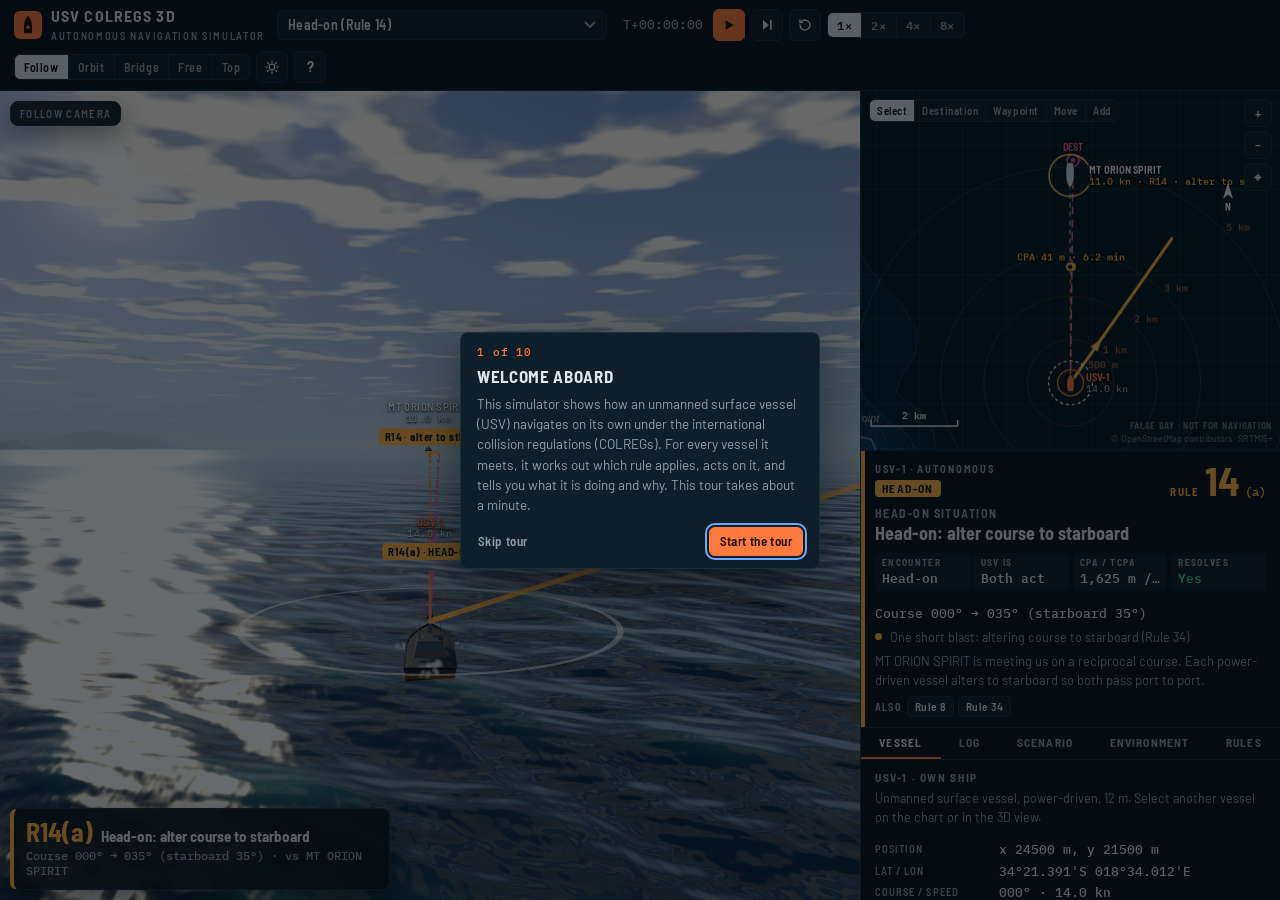
<file: index.html>
<!doctype html>
<html lang="en">
<head>
<meta charset="utf-8">
<meta name="viewport" content="width=device-width, initial-scale=1, viewport-fit=cover">
<title>USV COLREGS 3D</title>
<meta name="claude:viewport-fit-sides" content="cover">
<meta name="description" content="3D unmanned surface vessel simulator: autonomous navigation, collision and obstacle avoidance and target tracking under a transparent implementation of the IMO COLREGs.">
<meta name="theme-color" content="#050b11">
<meta property="og:type" content="website">
<meta property="og:title" content="USV COLREGS 3D">
<meta property="og:description" content="Watch an unmanned surface vessel avoid collisions and obstacles under the IMO COLREGs, with the rule it is applying shown at every step.">
<meta name="twitter:card" content="summary">
<link rel="icon" type="image/svg+xml" href="data:image/svg+xml,%3Csvg xmlns='http://www.w3.org/2000/svg' viewBox='0 0 32 32'%3E%3Crect width='32' height='32' rx='7' fill='%23ff7a3d'/%3E%3Cpath d='M16 5.5c3.2 3.2 4.6 7.4 4.6 12.4v7.6h-9.2v-7.6c0-5 1.4-9.2 4.6-12.4z' fill='%231a0b04'/%3E%3Ccircle cx='16' cy='18.5' r='1.9' fill='%23ff7a3d'/%3E%3C/svg%3E">
<link rel="preconnect" href="https://fonts.googleapis.com">
<link rel="preconnect" href="https://fonts.gstatic.com" crossorigin>
<link rel="stylesheet" href="https://fonts.googleapis.com/css2?family=Barlow:wght@400;500;600;700&family=Barlow+Semi+Condensed:wght@500;600;700&family=IBM+Plex+Mono:wght@400;500;600&display=swap">
  <script type="module" crossorigin src="./assets/index-2OStsw1f.js"></script>
  <link rel="stylesheet" crossorigin href="./assets/index-COzRT7Ub.css">
</head>
<body>
<div class="app" id="app">
  <header class="topbar">
    <div class="topbar-inner">
      <div class="brand">
        <svg viewBox="0 0 32 32" aria-hidden="true">
          <rect width="32" height="32" rx="7" fill="#ff7a3d"></rect>
          <path d="M16 5.5c3.2 3.2 4.6 7.4 4.6 12.4v7.6h-9.2v-7.6c0-5 1.4-9.2 4.6-12.4z" fill="#1a0b04"></path>
          <circle cx="16" cy="18.5" r="1.9" fill="#ff7a3d"></circle>
        </svg>
        <div><span class="brand-name">USV COLREGS 3D</span><span class="brand-sub">Autonomous navigation simulator</span></div>
      </div>
      <label class="scenario-pick"><select class="pick" id="scenario" aria-label="Scenario"></select></label>
      <div class="cluster">
        <span class="clock" id="clock">T+00:00:00</span>
        <button class="btn btn-primary btn-icon" id="play" aria-label="Pause"><svg viewBox="0 0 24 24" aria-hidden="true"><path id="playIcon" d="M7 5h3.6v14H7zM13.4 5H17v14h-3.6z" fill="currentColor"></path></svg></button>
        <button class="btn btn-icon" id="stepBtn" aria-label="Step one second" title="Single step (1 s)"><svg viewBox="0 0 24 24" aria-hidden="true"><path d="M6 5l9 7-9 7zM16.5 5H19v14h-2.5z" fill="currentColor"></path></svg></button>
        <button class="btn btn-icon" id="restart" aria-label="Restart scenario" title="Restart"><svg viewBox="0 0 24 24" aria-hidden="true"><path d="M4.5 12a7.5 7.5 0 1 0 2.2-5.3M4.5 4.5v4h4" fill="none" stroke="currentColor" stroke-width="2" stroke-linecap="round" stroke-linejoin="round"></path></svg></button>
        <div class="seg mono" id="speed" role="group" aria-label="Simulation speed">
          <button data-speed="1" aria-pressed="true">1×</button><button data-speed="2" aria-pressed="false">2×</button><button data-speed="4" aria-pressed="false">4×</button><button data-speed="8" aria-pressed="false">8×</button>
        </div>
      </div>
      <div class="grow hide-narrow"></div>
      <div class="cluster cam-cluster">
        <div class="seg" id="cams" role="group" aria-label="Camera">
          <button data-cam="follow" aria-pressed="true">Follow</button><button data-cam="orbit" aria-pressed="false">Orbit</button><button data-cam="bridge" aria-pressed="false">Bridge</button><button data-cam="free" aria-pressed="false" class="hide-xs">Free</button><button data-cam="overhead" aria-pressed="false">Top</button>
        </div>
        <button class="btn btn-icon" id="todBtn" aria-label="Change the time of day: day, dusk or night" title="Day, dusk or night"><svg viewBox="0 0 24 24" aria-hidden="true"><g id="todSun" fill="none" stroke="currentColor" stroke-width="1.8" stroke-linecap="round"><circle cx="12" cy="12" r="4.2"></circle><path d="M12 2.6v2.2M12 19.2v2.2M2.6 12h2.2M19.2 12h2.2M5.4 5.4l1.6 1.6M17 17l1.6 1.6M5.4 18.6 7 17M17 7l1.6-1.6"></path></g><path id="todMoon" d="M15.5 3.6a8.6 8.6 0 1 0 4.9 14.6 7 7 0 0 1-4.9-14.6z" fill="currentColor" hidden></path></svg></button>
        <button class="btn btn-icon tour-btn" id="tourBtn" aria-label="Show the guided tour" title="Guided tour">?</button>
      </div>
    </div>
  </header>

  <main class="stage">
    <section class="viewport" id="viewport" aria-label="3D view">
      <canvas class="gl" id="gl"></canvas>
      <div class="labels" id="labels"></div>
      <div class="float cam-chip" id="camChip">Follow camera</div>
      <div class="alerts" id="alerts" aria-live="polite"></div>
      <div class="float hud" id="hud" data-state="CLEAR">
        <div class="top"><span class="r" id="hudRule">R7</span><span class="h" id="hudHead">No risk of collision</span></div>
        <div class="a" id="hudAct"></div>
      </div>
      <div class="float manual" id="manual" hidden>
        <span class="lbl">Manual control</span>
        <div class="grid">
          <span></span><button class="btn" id="mFaster" aria-label="Faster">▲</button><span></span>
          <button class="btn" id="mPort" aria-label="Port 10 degrees">◀</button><button class="btn" id="mStop" aria-label="Stop">■</button><button class="btn" id="mStbd" aria-label="Starboard 10 degrees">▶</button>
          <span></span><button class="btn" id="mSlower" aria-label="Slower">▼</button><span></span>
        </div>
        <span class="read" id="mRead">-</span>
        <button class="btn btn-primary" id="mAuto">Return to autonomy</button>
      </div>
      <div class="float toast" id="toast" role="status" hidden></div>
    </section>

    <aside class="side" id="side" aria-label="Operations console">
      <button class="sheet-handle" id="sheetHandle" aria-label="Expand console"><span></span></button>
      <section class="chart-panel" id="chartPanel" aria-label="Local operations picture">
        <canvas id="chart"></canvas>
        <div class="chart-tools">
          <div class="seg" id="chartMode" role="group" aria-label="Chart click action">
            <button data-mode="select" aria-pressed="true">Select</button><button data-mode="dest" aria-pressed="false">Destination</button><button data-mode="wp" aria-pressed="false">Waypoint</button><button data-mode="move" aria-pressed="false">Move</button><button data-mode="add" aria-pressed="false">Add</button>
          </div>
        </div>
        <div class="chart-zoom">
          <button class="btn" id="czIn" aria-label="Zoom chart in">+</button>
          <button class="btn" id="czOut" aria-label="Zoom chart out">−</button>
          <button class="btn" id="czFit" aria-label="Centre on USV" title="Centre on USV">⌖</button>
          <button class="btn pip-toggle" id="czBig" aria-label="Enlarge chart">⤢</button>
        </div>
        <div class="chart-read" id="chartRead"></div>
        <div class="chart-title">Fictional chart · not for navigation</div>
      </section>
      <section class="decision" id="decision" data-state="CLEAR" aria-live="polite">
        <div class="dec-top">
          <div><div class="eyebrow" id="dEyebrow">USV-1 · autonomous</div><span class="pill" id="dPill">Clear</span></div>
          <button class="rule-badge" id="dRule" aria-label="Show rule text"><span class="w">RULE</span><span class="n" id="dRuleN">7</span><span class="s" id="dRuleS"></span></button>
        </div>
        <h2 id="dTitle">Risk of collision</h2>
        <p class="headline" id="dHead">No risk of collision</p>
        <dl class="facts">
          <div class="fact"><dt>Encounter</dt><dd id="fEnc">None</dd></div>
          <div class="fact"><dt>USV is</dt><dd id="fRole">-</dd></div>
          <div class="fact"><dt>CPA / TCPA</dt><dd id="fCpa">-</dd></div>
          <div class="fact" title="Does the planned action keep the safe passing distance from every vessel?"><dt>Resolves</dt><dd id="fRes">-</dd></div>
        </dl>
        <p class="action" id="dAction"></p>
        <p class="flag" id="dFlag" hidden></p>
        <div class="signal" id="dSignal" hidden></div>
        <p class="reason" id="dReason"></p>
        <div class="chips" id="dAlso"></div>
      </section>
      <nav class="tabs" role="tablist" aria-label="Console sections">
        <button role="tab" id="tb-vessel" aria-selected="true">Vessel</button>
        <button role="tab" id="tb-log" aria-selected="false">Log</button>
        <button role="tab" id="tb-scenario" aria-selected="false">Scenario</button>
        <button role="tab" id="tb-env" aria-selected="false">Environment</button>
        <button role="tab" id="tb-rules" aria-selected="false">Rules</button>
      </nav>
      <div class="panels">
        <section class="panel" id="tab-vessel" role="tabpanel"></section>
        <section class="panel" id="tab-log" role="tabpanel" hidden>
          <div class="seg" id="logFilter" role="group" aria-label="Log filter"><button data-f="usv" aria-pressed="true">USV decisions</button><button data-f="all" aria-pressed="false">All vessels</button></div>
          <ul class="log" id="log"></ul>
        </section>
        <section class="panel" id="tab-scenario" role="tabpanel" hidden>
          <div><h4 id="scTitle">Scenario</h4><p class="note" id="scBlurb"></p><div class="chips" id="scRules"></div></div>
          <div>
            <h4>Edit the scenario</h4>
            <p class="note">Use the chart tools: <b>Destination</b> and <b>Waypoint</b> set the USV's route, <b>Move</b> drags any vessel, <b>Add</b> places a new vessel of the type below. Select a vessel to change its heading, speed or destination in the Vessel tab. Works paused or running.</p>
            <div class="field" style="margin-top:8px"><label for="addKind">New vessel type</label>
              <select id="addKind"><option value="tanker">Tanker</option><option value="cargo" selected>Container ship</option><option value="patrol">Patrol vessel</option><option value="fishing">Fishing vessel (engaged in fishing)</option><option value="yacht">Sailing yacht</option><option value="usv">Additional USV (autonomous)</option><option value="container">Drifting container</option></select>
            </div>
          </div>
          <div>
            <h4>Stage an encounter</h4>
            <div class="grid2" id="injects"></div>
          </div>
          <div>
            <h4>Hazards</h4>
            <div class="row"><button class="btn" id="clearHz">Clear hazards</button></div>
          </div>
        </section>
        <section class="panel" id="tab-env" role="tabpanel" hidden>
          <div class="field"><label>Weather</label>
            <div class="seg" id="weather" role="group" aria-label="Weather"><button data-w="clear" aria-pressed="true">Clear</button><button data-w="overcast" aria-pressed="false">Overcast</button><button data-w="fog" aria-pressed="false">Fog</button></div>
          </div>
          <div class="field"><label>Time of day</label>
            <div class="seg" id="tod" role="group" aria-label="Time of day"><button data-t="day" aria-pressed="true">Day</button><button data-t="dusk" aria-pressed="false">Dusk</button><button data-t="night" aria-pressed="false">Night</button></div>
            <p class="note">From dusk every vessel shows her navigation lights (Rules 20 to 31), and the USV identifies contacts by them.</p>
          </div>
          <div class="field"><label for="sea">Sea state<output id="seaO"></output></label><input type="range" id="sea" min="0" max="6" step="1"></div>
          <div class="field"><label for="wind">Wind from<output id="windO"></output></label><input type="range" id="wind" min="0" max="350" step="10"></div>
          <div class="field"><label for="swell">Swell<output id="swellO"></output></label><input type="range" id="swell" min="0" max="1" step="0.1"></div>
          <div class="field"><label>Graphics quality</label>
            <div class="seg" id="quality" role="group" aria-label="Graphics quality"><button data-q="low" aria-pressed="false">Low</button><button data-q="medium" aria-pressed="false">Medium</button><button data-q="high" aria-pressed="false">High</button></div>
          </div>
          <label class="row" style="gap:8px;font-size:13.5px;cursor:pointer"><input type="checkbox" id="sound" style="accent-color:var(--accent);width:16px;height:16px"> Sound signals: hear the USV's whistle (Rules 34 and 35)</label>
          <label class="row" style="gap:8px;font-size:13.5px;cursor:pointer"><input type="checkbox" id="showLabels" checked style="accent-color:var(--accent);width:16px;height:16px"> Vessel labels in the 3D view (key L); turn off to see the lights at night</label>
          <div class="field"><label for="safe">Safe passing distance<output id="safeO"></output></label><input type="range" id="safe" min="100" max="1000" step="50"></div>
          <div class="field"><label for="horizon">Risk assessment window<output id="horizonO"></output></label><input type="range" id="horizon" min="180" max="720" step="30"></div>
          <div class="field"><label for="standoff">Tracking stand-off<output id="standoffO"></output></label><input type="range" id="standoff" min="200" max="2000" step="50"></div>
          <p class="note">Simulator only: a simplified, transparent COLREGS model on a fictional chart. Not certified, not legally authoritative and not suitable for real-world autonomous navigation.</p>
        </section>
        <section class="panel" id="tab-rules" role="tabpanel" hidden>
          <p class="note" style="margin:0">Rules the engine applies, paraphrased from the IMO COLREGs (1972, as amended). Highlighted rules are active now.</p>
          <div class="rules" id="rules"></div>
          <p class="note">Classification: head-on when each vessel sees the other within 15° of her bow; overtaking when coming up from more than 22.5° abaft the beam. Risk of collision when the predicted CPA within the assessment window is under the safe distance. The USV is a power-driven vessel under 20 m.</p>
        </section>
      </div>
    </aside>
  </main>
  <div class="pop" id="pop" hidden>
    <div class="pop-card" role="dialog" aria-modal="true" aria-labelledby="popTitle">
      <div class="n" id="popNum"></div><h3 id="popTitle"></h3><p id="popText"></p>
      <div class="row" style="justify-content:flex-end;margin-top:14px"><button class="btn" id="popClose">Close</button></div>
    </div>
  </div>
</div>
</body>
</html>
</file>
<file: assets/index-COzRT7Ub.css>
:root{--bg:#050b11;--panel:#0a141d;--panel-2:#0f1e29;--panel-3:#142835;--ink:#dbe6ee;--muted:#89a0b0;--faint:#5b7282;--line:#1a2f3e;--accent:#ff7a3d;--accent-ink:#1a0b04;--route:#e05aae;--ok:#3ccf8a;--giveway:#ffb347;--standon:#6aa9ff;--act:#ff8a4c;--danger:#ff5c5c;--caution:#ffd54f;--fog:#a896ff;--focus:#6aa9ff;--font-display:"Barlow Semi Condensed", "Arial Narrow", "Helvetica Neue", Arial, sans-serif;--font-body:"Barlow", "Helvetica Neue", Arial, sans-serif;--font-mono:"IBM Plex Mono", ui-monospace, Menlo, Consolas, monospace;--radius:6px;--lightningcss-light: ;--lightningcss-dark:initial;color-scheme:dark}html{box-sizing:border-box;height:100%}*,:before,:after{box-sizing:inherit}body{background:var(--bg);height:100%;color:var(--ink);font:14px/1.45 var(--font-body);-webkit-font-smoothing:antialiased;margin:0;overflow:hidden}[hidden]{display:none!important}button,select,input{font:inherit;color:inherit}:focus-visible{outline:2px solid var(--focus);outline-offset:2px}.mono{font-family:var(--font-mono);font-variant-numeric:tabular-nums}.app{flex-direction:column;height:100%;display:flex}.topbar{background:var(--panel);border-bottom:1px solid var(--line);z-index:6;flex:none}.topbar-inner{padding-block:7px;padding-left:max(14px, env(safe-area-inset-left,0px));padding-right:max(14px, env(safe-area-inset-right,0px));flex-wrap:wrap;align-items:center;gap:8px 12px;display:flex}.brand{align-items:center;gap:9px;display:flex}.brand svg{flex:none;width:28px;height:28px}.brand-name{font:700 16px/1 var(--font-display);letter-spacing:.07em;white-space:nowrap}.brand-sub{font:600 10.5px/1.2 var(--font-display);letter-spacing:.16em;text-transform:uppercase;color:var(--muted);margin-top:3px;display:block}.grow{flex:auto}select.pick{appearance:none;background:var(--panel-2) url("data:image/svg+xml,%3Csvg xmlns='http://www.w3.org/2000/svg' width='12' height='8' viewBox='0 0 12 8'%3E%3Cpath d='M1 1l5 5 5-5' fill='none' stroke='%2389a0b0' stroke-width='1.8'/%3E%3C/svg%3E") no-repeat right 10px center;border:1px solid var(--line);border-radius:var(--radius);font:600 14px/1.2 var(--font-display);letter-spacing:.02em;cursor:pointer;max-width:100%;padding:6px 30px 6px 10px}.scenario-pick{flex:0 330px;min-width:0}.scenario-pick select{width:100%}.cluster{align-items:center;gap:6px;display:flex}.clock{font:500 13px/1 var(--font-mono);color:var(--muted);font-variant-numeric:tabular-nums;white-space:nowrap;padding:0 4px}.btn{border:1px solid var(--line);background:var(--panel-2);border-radius:var(--radius);font:600 13px/1.1 var(--font-display);letter-spacing:.03em;cursor:pointer;white-space:nowrap;justify-content:center;align-items:center;gap:6px;padding:6px 10px;display:inline-flex}.btn:hover{border-color:var(--faint)}.btn svg{flex:none;width:16px;height:16px}.btn-icon{width:32px;height:32px;padding:0}.btn-primary{background:var(--accent);border-color:var(--accent);color:var(--accent-ink)}.btn-danger{background:var(--danger);border-color:var(--danger);color:#1a0505}.btn[aria-pressed=true]{background:var(--ink);border-color:var(--ink);color:var(--panel)}.seg{border:1px solid var(--line);border-radius:var(--radius);background:var(--panel-2);display:inline-flex;overflow:hidden}.seg button{font:600 12px/1 var(--font-display);letter-spacing:.05em;color:var(--muted);cursor:pointer;white-space:nowrap;background:0 0;border:0;padding:6px 9px}.seg button+button{border-left:1px solid var(--line)}.seg button[aria-pressed=true]{background:var(--ink);color:var(--panel)}.seg.mono button{font-family:var(--font-mono)}.stage{flex:auto;grid-template-columns:minmax(0,1fr) 420px;min-height:0;display:grid}.viewport{touch-action:none;background:#0b1a26;min-width:0;min-height:0;position:relative;overflow:hidden}.viewport canvas.gl{width:100%;height:100%;display:block;position:absolute;inset:0}.labels{pointer-events:none;position:absolute;inset:0;overflow:hidden}.tag{font:600 11px/1.2 var(--font-display);letter-spacing:.04em;color:#eef4f8;text-shadow:0 1px 2px #000000e6,0 0 8px #0009;white-space:nowrap;text-align:center;transform:translateY(-14px)}.tag .rule{color:#10161b;text-shadow:none;border-radius:3px;margin-top:3px;padding:2px 6px;font-weight:700;display:inline-block}.tag.own .nm{color:var(--accent)}.tag.sel .nm{text-decoration:underline}.tag .sub{font:500 10px/1.2 var(--font-mono);color:#b9c9d4;display:block}.float{border:1px solid var(--line);-webkit-backdrop-filter:blur(6px);backdrop-filter:blur(6px);background:#0a141deb;border-radius:8px;position:absolute;box-shadow:0 8px 26px #00000073}.alerts{z-index:4;pointer-events:none;gap:6px;width:min(560px,100% - 24px);display:grid;position:absolute;top:10px;left:50%;transform:translate(-50%)}.alert{pointer-events:auto;border:1px solid var(--line);border-left:4px solid var(--standon);background:#0a141df0;border-radius:7px;grid-template-columns:auto minmax(0,1fr) auto;align-items:center;gap:10px;padding:8px 10px;display:grid;box-shadow:0 8px 24px #00000073}.alert.critical{border-left-color:var(--danger);background:#3c0c0cf0}.alert.warning{border-left-color:var(--giveway)}.alert.caution{border-left-color:var(--caution)}.alert .lvl{font:700 10px/1 var(--font-display);letter-spacing:.14em;text-transform:uppercase;color:var(--muted)}.alert.critical .lvl{color:var(--danger)}.alert .t{font:700 14px/1.2 var(--font-display)}.alert .x{color:var(--muted);font-size:12.5px}.cam-chip{left:max(10px, env(safe-area-inset-left,0px));font:600 11px/1.2 var(--font-display);letter-spacing:.12em;text-transform:uppercase;color:var(--muted);padding:5px 9px;top:10px}.hud{left:max(10px, env(safe-area-inset-left,0px));--st:var(--ok);border-left:4px solid var(--st);width:min(380px,100% - 20px);padding:10px 12px;bottom:10px}.hud .top{align-items:baseline;gap:8px;display:flex}.hud .r{font:700 26px/1 var(--font-display);color:var(--st)}.hud .h{font:700 15px/1.2 var(--font-display)}.hud .a{font:500 12px/1.3 var(--font-mono);color:var(--muted);margin-top:3px}.manual{right:max(10px, env(safe-area-inset-right,0px));justify-items:center;gap:8px;padding:10px;display:grid;bottom:10px}.manual .grid{grid-template-columns:repeat(3,42px);gap:6px;display:grid}.manual .grid .btn{width:42px;height:38px}.manual .lbl{font:700 11px/1 var(--font-display);letter-spacing:.12em;color:var(--danger);text-transform:uppercase}.manual .read{font:500 12px/1.2 var(--font-mono);color:var(--muted)}.pip-toggle{display:none}.toast{z-index:5;max-width:min(460px,100% - 24px);padding:8px 12px;font-size:13.5px;position:absolute;bottom:70px;left:50%;transform:translate(-50%)}.side{background:var(--panel);border-left:1px solid var(--line);flex-direction:column;min-width:0;min-height:0;display:flex}.chart-panel{border-bottom:1px solid var(--line);background:#071019;flex:none;height:360px;position:relative}.chart-panel canvas{touch-action:none;width:100%;height:100%;display:block;position:absolute;inset:0}.chart-tools{flex-wrap:wrap;gap:4px;display:flex;position:absolute;top:8px;left:8px}.chart-tools .seg button{padding:5px 7px;font-size:11px}.chart-zoom{gap:4px;display:grid;position:absolute;top:8px;right:8px}.chart-zoom .btn{width:28px;height:28px;padding:0}.chart-read{font:500 10.5px/1.3 var(--font-mono);color:var(--muted);pointer-events:none;text-shadow:0 1px 2px #000;position:absolute;bottom:6px;left:8px}.chart-title{text-align:right;max-width:calc(100% - 110px);font:700 9px/1.25 var(--font-display);letter-spacing:.08em;color:var(--faint);pointer-events:none;text-transform:uppercase;flex-direction:column;align-items:flex-end;gap:1px;display:flex;position:absolute;bottom:6px;right:8px}.chart-title .credit{font:500 9px/1.25 var(--font-body);letter-spacing:0;text-transform:none}.decision{border-bottom:1px solid var(--line);--st:var(--ok);flex:none;padding:11px 14px 10px;position:relative}.decision:before{content:"";background:var(--st);width:4px;position:absolute;top:0;bottom:0;left:0}[data-state=GIVE_WAY],[data-state=HEAD_ON],[data-state=OVERTAKING],[data-state=KEEP_CLEAR],[data-state=CHANNEL]{--st:var(--giveway)}[data-state=STAND_ON],[data-state=DOUBT]{--st:var(--standon)}[data-state=STAND_ON_ACT]{--st:var(--act)}[data-state=EMERGENCY]{--st:var(--danger)}[data-state=FOG]{--st:var(--fog)}.dec-top{justify-content:space-between;align-items:flex-end;gap:10px;display:flex}.eyebrow{font:700 10.5px/1 var(--font-display);letter-spacing:.16em;text-transform:uppercase;color:var(--muted)}.pill{background:var(--st);color:#0d1216;font:700 11.5px/1 var(--font-display);letter-spacing:.12em;text-transform:uppercase;border-radius:4px;margin-top:5px;padding:3px 7px;display:inline-block}.rule-badge{color:var(--st);cursor:pointer;background:0 0;border:0;align-items:baseline;gap:5px;padding:0;display:flex}.rule-badge .w{font:700 11px/1 var(--font-display);letter-spacing:.16em}.rule-badge .n{font:700 40px/.9 var(--font-display)}.rule-badge .s{font:600 12px/1 var(--font-mono)}.decision h2{font:700 12px/1.2 var(--font-display);letter-spacing:.12em;text-transform:uppercase;color:var(--muted);margin:8px 0 0}.decision .headline{font:700 18px/1.2 var(--font-display);text-wrap:balance;margin:3px 0 0}.facts{grid-template-columns:repeat(4,minmax(0,1fr));gap:4px;margin-top:8px;display:grid}.fact{background:var(--panel-2);border-radius:4px;min-width:0;padding:5px 7px}.fact dt{font:700 9.5px/1 var(--font-display);letter-spacing:.14em;color:var(--muted);text-transform:uppercase}.fact dd{font:600 12.5px/1.15 var(--font-mono);font-variant-numeric:tabular-nums;white-space:nowrap;text-overflow:ellipsis;margin:4px 0 0;overflow:hidden}.fact dd.yes{color:var(--ok)}.fact dd.no{color:var(--danger)}.decision .action{font:500 12.5px/1.35 var(--font-mono);margin:8px 0 0}.decision .reason{color:var(--muted);margin:6px 0 0;font-size:13px;line-height:1.45}.decision .flag{background:#ff5c5c1f;border:1px solid #ff5c5c59;border-radius:4px;margin:7px 0 0;padding:6px 8px;font-size:12.5px}.decision .signal{color:var(--muted);align-items:center;gap:8px;margin-top:6px;font-size:12.5px;display:flex}.blasts{gap:3px;display:inline-flex}.blasts i{background:var(--st);border-radius:50%;width:7px;height:7px}.blasts i.long{border-radius:4px;width:20px}.chips{flex-wrap:wrap;align-items:center;gap:4px;margin-top:7px;display:flex}.chips .lbl{font:700 10px/1 var(--font-display);letter-spacing:.12em;color:var(--muted);text-transform:uppercase;margin-right:2px}.chip{border:1px solid var(--line);background:var(--panel-2);font:600 11.5px/1.3 var(--font-display);letter-spacing:.03em;cursor:pointer;white-space:nowrap;border-radius:4px;padding:2px 7px}.chip:hover{border-color:var(--faint)}.tabs{border-bottom:1px solid var(--line);scrollbar-width:none;flex:none;display:flex;overflow-x:auto}.tabs::-webkit-scrollbar{display:none}.tabs button{font:700 11.5px/1 var(--font-display);letter-spacing:.1em;text-transform:uppercase;color:var(--muted);cursor:pointer;background:0 0;border:0;border-bottom:2px solid #0000;flex:1 0 auto;padding:9px 8px 8px}.tabs button[aria-selected=true]{color:var(--ink);border-bottom-color:var(--accent)}.panels{overscroll-behavior:contain;flex:auto;min-height:0;overflow-y:auto}.panel{align-content:start;gap:14px;padding:12px 14px 20px;display:grid}.panel h4{font:700 11.5px/1 var(--font-display);letter-spacing:.14em;text-transform:uppercase;color:var(--muted);margin:0 0 6px}.note{color:var(--muted);margin:4px 0 0;font-size:12.5px}.kv{grid-template-columns:auto 1fr;gap:3px 12px;margin:0;font-size:13px;display:grid}.kv dt{color:var(--muted);font:600 10.5px/1.8 var(--font-display);letter-spacing:.1em;text-transform:uppercase}.kv dd{font:500 12.5px/1.5 var(--font-mono);font-variant-numeric:tabular-nums;margin:0}.row{flex-wrap:wrap;align-items:center;gap:6px;display:flex}.grid2{grid-template-columns:repeat(2,minmax(0,1fr));gap:6px;display:grid}.grid2 .btn{white-space:normal;text-align:left;justify-content:flex-start}.field{gap:5px;display:grid}.field label{font:600 13px/1.2 var(--font-display);justify-content:space-between;gap:8px;display:flex}.field output{font:500 12px/1.2 var(--font-mono);color:var(--muted)}.field input[type=range]{width:100%;accent-color:var(--accent)}.field select,.num{border-radius:var(--radius);border:1px solid var(--line);background:var(--panel-2);width:100%;padding:6px 8px}.num{font-family:var(--font-mono)}.inject{text-align:left;border:1px solid var(--line);border-radius:var(--radius);background:var(--panel-2);cursor:pointer;gap:2px;padding:8px 9px;display:grid}.inject:hover{border-color:var(--accent)}.inject .t{font:700 13.5px/1.15 var(--font-display)}.inject .r{font:600 11px/1 var(--font-mono);color:var(--accent)}.log{margin:0;padding:0;list-style:none;display:grid}.log li{border-bottom:1px solid var(--line);grid-template-columns:58px minmax(0,1fr);gap:8px;padding:6px 2px;font-size:12.8px;line-height:1.4;display:grid}.log .t{font:500 11px/1.6 var(--font-mono);color:var(--muted)}.log .who{font:700 10.5px/1 var(--font-display);letter-spacing:.06em;text-transform:uppercase;color:var(--muted);margin-right:5px}.log li.own .who{color:var(--accent)}.log .rule{font:600 10.5px/1.3 var(--font-mono);border:1px solid var(--line);background:var(--panel-2);cursor:pointer;border-radius:3px;margin-right:5px;padding:0 5px;display:inline-block}.log li.k-action .rule,.log li.k-assess .rule{border-color:var(--giveway);color:var(--giveway)}.log li.k-standon .rule{border-color:var(--standon);color:var(--standon)}.log li.k-warn .rule,.log li.k-collision{border-color:var(--danger);color:var(--danger)}.log li.k-clear .rule{border-color:var(--ok);color:var(--ok)}.log li.k-operator .who{color:var(--caution)}.rules{gap:6px;display:grid}.rule-item{border:1px solid var(--line);border-radius:var(--radius);background:var(--panel-2);padding:9px 11px}.rule-item.active{border-color:var(--accent);box-shadow:inset 3px 0 0 var(--accent)}.rule-item h5{font:700 14px/1.2 var(--font-display);align-items:baseline;gap:8px;margin:0;display:flex}.rule-item h5 .n{font:700 12px/1 var(--font-mono);color:var(--accent);min-width:2.6em}.rule-item p{color:var(--muted);margin:5px 0 0;font-size:12.5px}.pop{z-index:20;padding-left:max(16px, env(safe-area-inset-left,0px));padding-right:max(16px, env(safe-area-inset-right,0px));background:#02060a99;place-items:center;display:grid;position:fixed;inset:0}.pop-card{background:var(--panel);border:1px solid var(--line);border-radius:10px;width:min(460px,100%);padding:18px 20px}.pop-card .n{font:700 36px/1 var(--font-display);color:var(--accent)}.pop-card h3{font:700 19px/1.2 var(--font-display);margin:4px 0 0}.pop-card p{margin:10px 0 0;font-size:15px;line-height:1.5}.sheet-handle{display:none}@media (max-width:900px){.brand-sub,.hide-narrow{display:none}.stage{grid-template-rows:minmax(0,1fr) auto;grid-template-columns:minmax(0,1fr)}.side{border-left:0;border-top:1px solid var(--line);max-height:46dvh}.side.expanded{max-height:74dvh}.side:not(.expanded) .panels,.side:not(.expanded) .decision .reason,.side:not(.expanded) .decision .chips,.side:not(.expanded) .decision h2{display:none}.sheet-handle{cursor:pointer;background:0 0;border:0;justify-content:center;width:100%;padding:6px 0 2px;display:flex}.sheet-handle span{background:var(--line);border-radius:2px;width:40px;height:4px}.chart-panel{right:max(8px, env(safe-area-inset-right,0px));border:1px solid var(--line);z-index:3;border-radius:8px;width:46%;height:34%;position:absolute;top:8px;overflow:hidden}.chart-panel.big{width:calc(100% - 16px);height:calc(100% - 16px)}.chart-panel .chart-tools,.chart-panel .chart-read,.chart-panel:not(.big) .chart-title{display:none}.chart-panel.big .chart-tools{display:flex}.hud,.cam-chip{display:none}.facts{grid-template-columns:repeat(4,minmax(0,1fr))}.rule-badge .n{font-size:30px}.decision .headline{font-size:16px}}@media (max-width:520px){.seg button{padding:6px}.hide-xs{display:none!important}}@media (prefers-reduced-motion:reduce){*{transition:none!important}}.fatal{z-index:100;padding-block:24px;padding-left:max(24px, env(safe-area-inset-left,0px));padding-right:max(24px, env(safe-area-inset-right,0px));background:var(--bg);color:var(--ink);text-align:center;place-content:center;gap:10px;display:grid;position:fixed;inset:0}.fatal h1{font:700 22px/1.2 var(--font-display);letter-spacing:.04em;text-transform:uppercase;margin:0}.fatal p{max-width:46ch;color:var(--muted);margin:0}.tour{z-index:90;position:fixed;inset:0}.tour-spot{outline:2px solid var(--accent);pointer-events:none;border-radius:8px;transition:left .25s,top .25s,width .25s,height .25s;position:fixed;box-shadow:0 0 0 9999px #02070b99}.tour-spot.none{outline:none}.tour-card{background:var(--panel-2);border:1px solid var(--line);color:var(--ink);border-radius:8px;gap:8px;padding:14px 16px 12px;display:grid;position:fixed;box-shadow:0 18px 50px #00000080}.tour-card h2{font:700 17px/1.2 var(--font-display);letter-spacing:.04em;text-transform:uppercase;text-wrap:balance;margin:0}.tour-card p{color:var(--muted);margin:0;font-size:13.5px;line-height:1.5}.tour-count{font:500 11px/1 var(--font-mono);letter-spacing:.08em;color:var(--accent)}.tour-actions{align-items:center;gap:8px;margin-top:4px;display:flex}.tour-grow{flex:1}.tour-skip{color:var(--muted);background:0 0;border-color:#0000;padding-left:0}.tour-btn{font:700 15px/1 var(--font-display)}@media (prefers-reduced-motion:reduce){.tour-spot{transition:none}}
</file>
